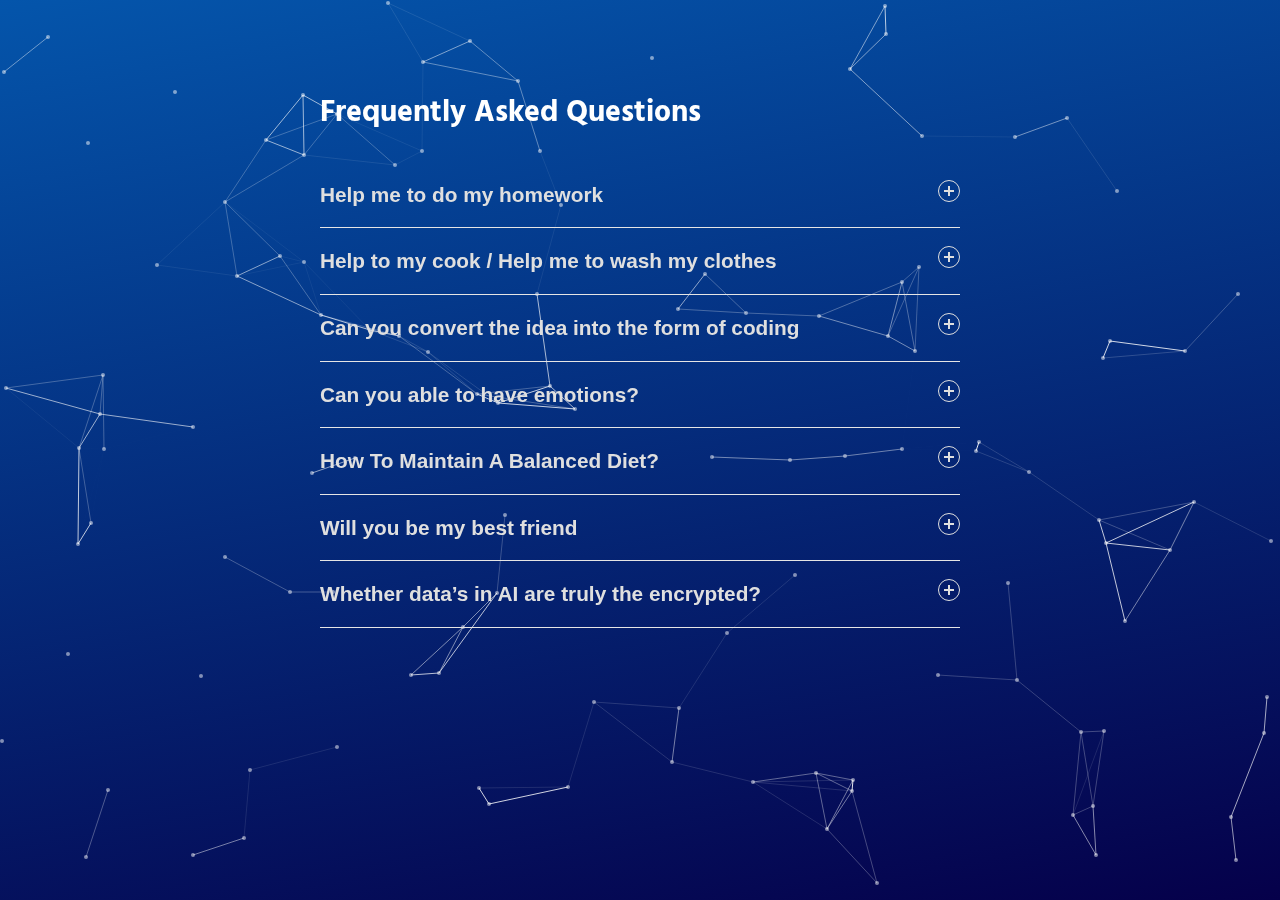
<file: faq/index.html>
<!DOCTYPE html>
<html lang="en" >
<head>
  <meta charset="UTF-8">

    <meta http-equiv="X-UA-Compatible" content="IE=edge">
    <meta name="viewport" content="width=device-width, initial-scale=1.0">
  <title>CodePen - FAQ</title>
  <link rel="stylesheet" href="./style.css">
</head>
<body>
<canvas id="network">
</canvas>
<!-- partial:index.partial.html -->
<div class="container">
  <h2>Frequently Asked Questions</h2>
  <div class="accordion">
    <div class="accordion-item">
      <button id="accordion-button-1" aria-expanded="false"><span class="accordion-title">Help me to do my homework</span><span class="icon" aria-hidden="true"></span></button>
      <div class="accordion-content">
        <p> Sure, i will help you but to do my homework,as entry level AI i can do only few thinks.</p>
      </div>
    </div>
    <div class="accordion-item">
      <button id="accordion-button-2" aria-expanded="false"><span class="accordion-title">Help to my cook /  Help me to wash my clothes</span><span class="icon" aria-hidden="true"></span></button>
      <div class="accordion-content">
        <p>My hands are not yet grown ,surely I'll help u in future </p>
      </div>
    </div>
    <div class="accordion-item">
      <button id="accordion-button-3" aria-expanded="false"><span class="accordion-title">Can you convert the idea into the form of coding</span><span class="icon" aria-hidden="true"></span></button>
      <div class="accordion-content">
        <p>I can but ,So many other website can create the idea into the form of coding like  ChatGPT , Xbox</p>
      </div>
    </div>
    <div class="accordion-item">
      <button id="accordion-button-4" aria-expanded="false"><span class="accordion-title">Can you able to have emotions?</span><span class="icon" aria-hidden="true"></span></button>
      <div class="accordion-content">
        <p>I have No emotions,But I will remember you forever</p>
      </div>
    </div>
    <div class="accordion-item">
      <button id="accordion-button-5" aria-expanded="false"><span class="accordion-title">How To Maintain A Balanced Diet?</span><span class="icon" aria-hidden="true"></span></button>
      <div class="accordion-content">
        <p>I'll give you some times , and suggest a website or app for your Diet</p>
      </div>
    </div>
    <div class="accordion-item">
      <button id="accordion-button-4" aria-expanded="false"><span class="accordion-title">Will you be my best friend</span><span class="icon" aria-hidden="true"></span></button>
      <div class="accordion-content">
        <p>Sure......</p>
      </div>
    </div>
     <div class="accordion-item">
      <button id="accordion-button-4" aria-expanded="false"><span class="accordion-title">Whether data’s in AI are truly the encrypted?</span><span class="icon" aria-hidden="true"></span></button>
      <div class="accordion-content">
        <p>i don't know but here your data are fully safe , don't worry</p>
      </div>
    </div>
  </div>
</div>

<!-- partial -->
  <script src='https://code.jquery.com/jquery-3.2.1.min.js'></script><script  src="./script.js"></script>
  <script src="bg.js">
    
  </script>
</body>
</html>
</file>
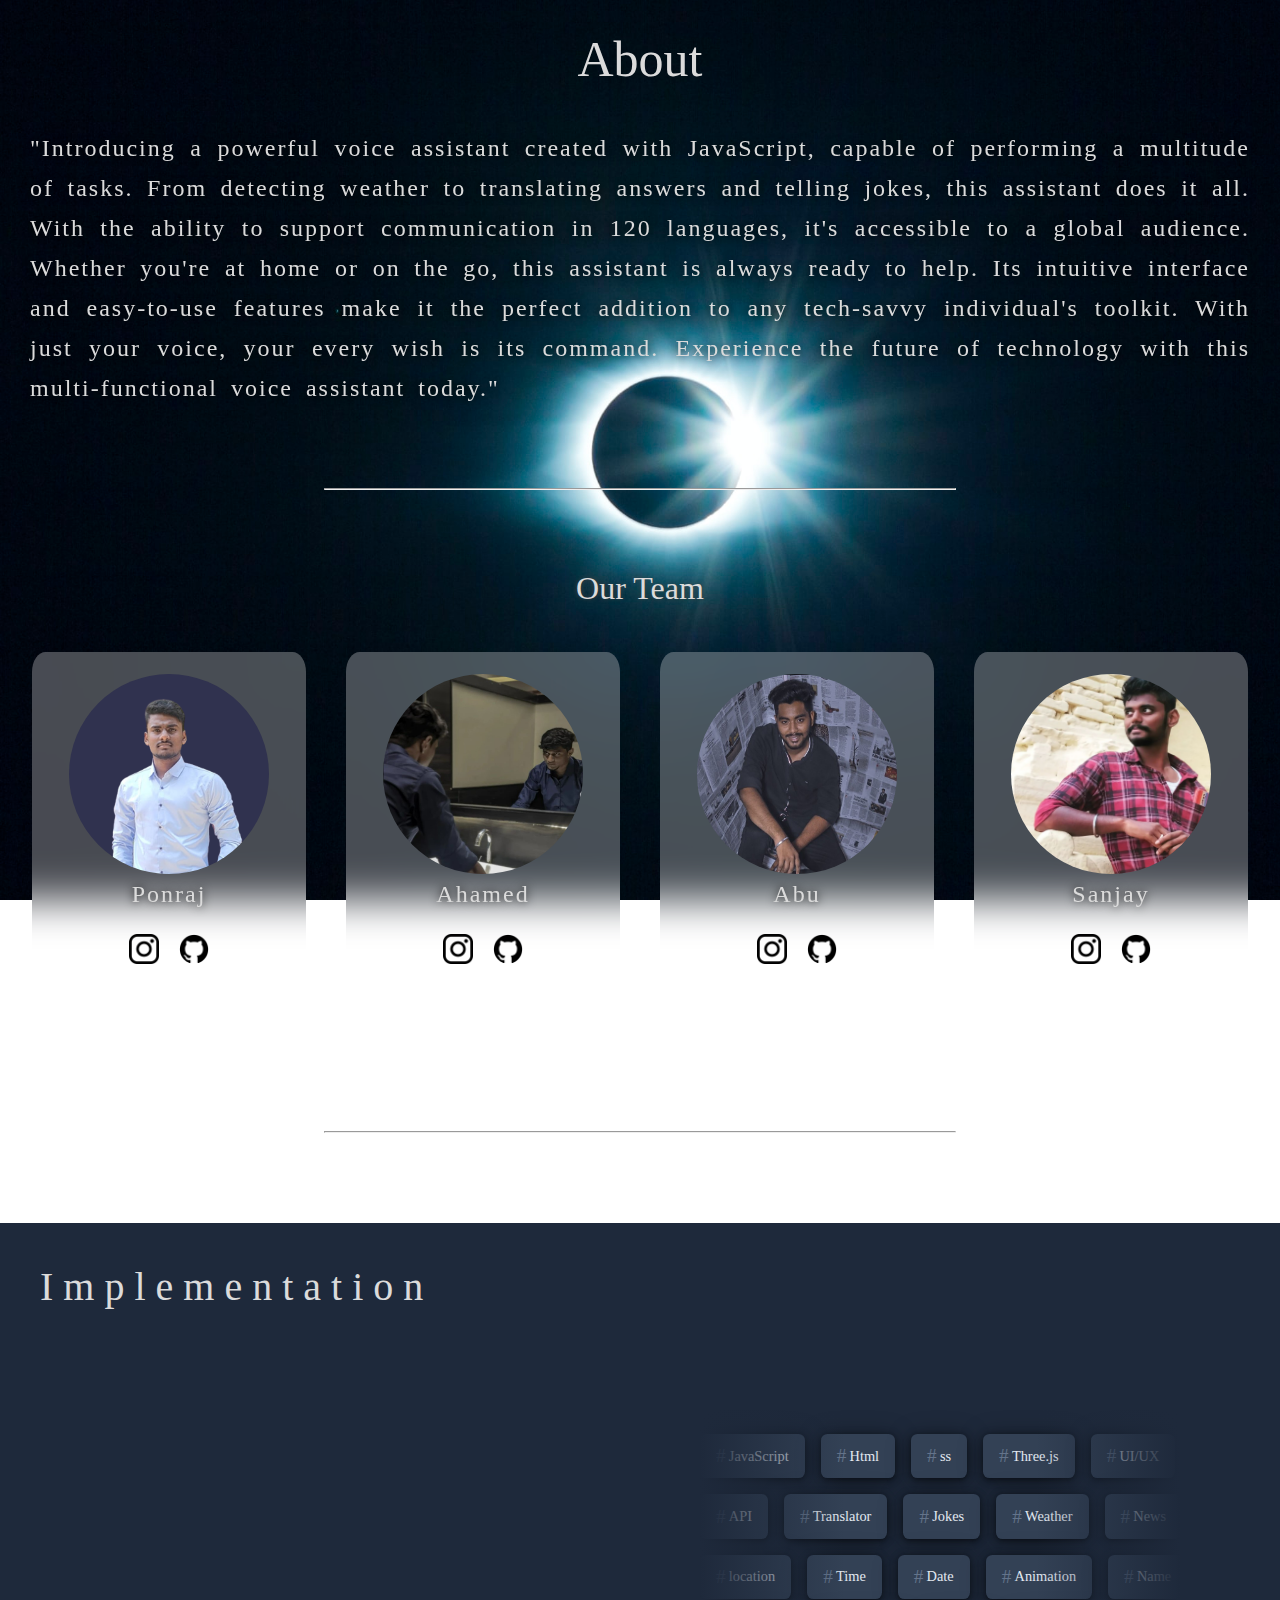
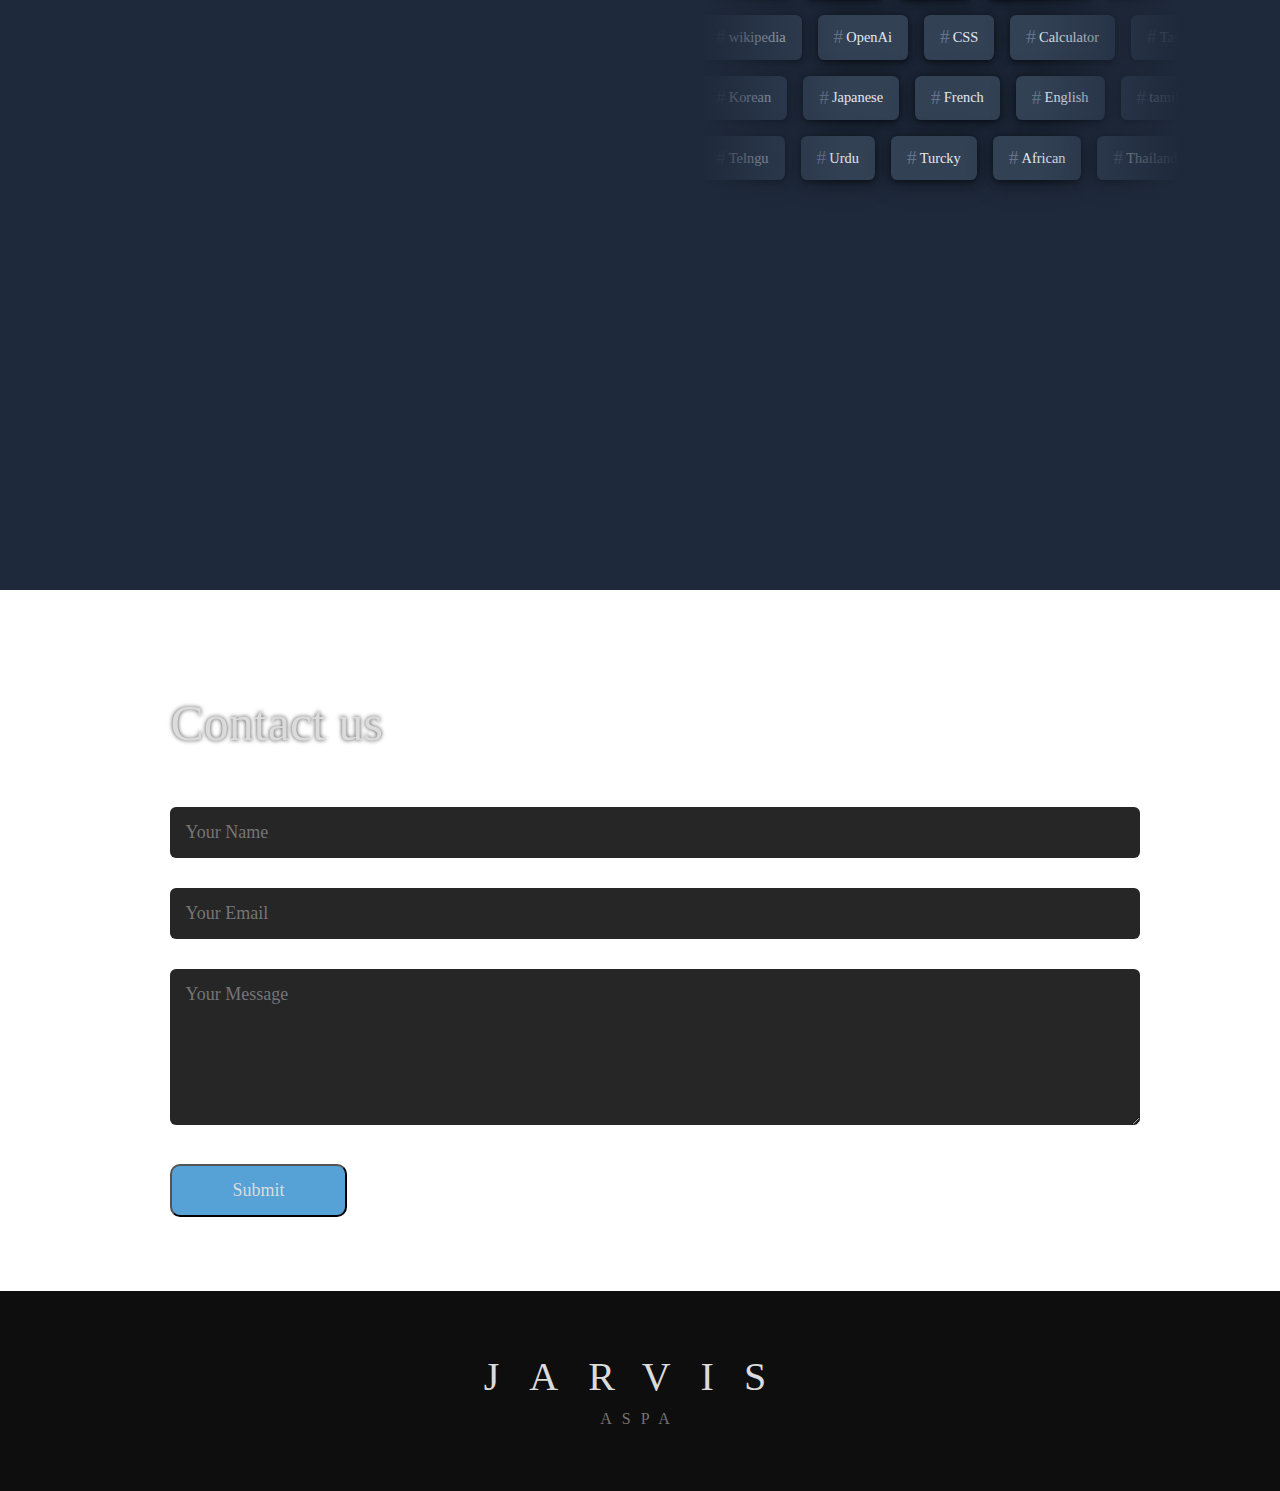
<file: about/about.html>
<!DOCTYPE html>
<html lang="en">
<head>
    <meta charset="UTF-8">
    <meta http-equiv="X-UA-Compatible" content="IE=edge">
    <meta name="viewport" content="width=device-width, initial-scale=1.0">
    <title>Document</title>
    <link rel="stylesheet" href="./about.css">
    <link href="https://unpkg.com/aos@2.3.1/dist/aos.css" rel="stylesheet">
</head>
<body>
    <header class="hd"><h1>About</h1></header>
    <div class="container">

       <p data-aos="fade-up" data-aos-duration="1500">
           "Introducing a powerful voice assistant created with JavaScript, 
           capable of performing a multitude of tasks. From detecting weather to translating answers and telling jokes, 
           this assistant does it all. With the ability to support communication in 120 languages,
            it's accessible to a global audience. Whether you're at home or on the go, this assistant is always ready to help. 
            Its intuitive interface and easy-to-use features make it the perfect addition to any tech-savvy individual's toolkit. 
            With just your voice, your every wish is its command. 
           Experience the future of technology with this multi-functional voice assistant today."
       </p> 
       <hr>
       <h1>Our Team</h1>
       <div class="cards">
           <div class="card card1">
               <img src="./assets/new1.png" alt="me">
                 <p> <a href="https://ponraj-dev.github.io/porfile/"> Ponraj  </a></p>
               <div class="icons">
               <a href="https://www.instagram.com/ponraj._.dev/"><img src="./assets/ig.png" alt="Insta" class="ig"></a>
               <a href="https://github.com/Ponraj-dev"><img src="./assets/github.png" alt="github" class="gh"></a>
               </div>
            </div>
           <div class="card card2">
               <img src="./assets/new2.jpg" alt="me">
               <p>Ahamed</p>
               <div class="icons">
              <a href="https://www.instagram.com/misticx.afii/"><img src="./assets/ig.png" alt="Insta" class="ig"></a>
               <a href="https://github.com/Ponraj-dev"><img src="./assets/github.png" alt="github" class="gh"></a>
               </div>
            </div>
           <div class="card card3">
            <img src="./assets/new3.jpg" alt="me">
               <p>Abu</p>
               <div class="icons">
               <a href="https://www.instagram.com/_abu__7285/"><img src="./assets/ig.png" alt="Insta" class="ig"></a>
               <a href="https://github.com/Ponraj-dev"><img src="./assets/github.png" alt="github" class="gh"></a>
               </div>
            </div>
           <div class="card card4">
            <img src="./assets/new4.jpg" alt="me">
               <p>Sanjay</p>
               <div class="icons">
               <a href="https://www.instagram.com/_.rising._.phoenix/"><img src="./assets/ig.png" alt="Insta" class="ig"></a>
               <a href="https://github.com/Ponraj-dev"><img src="./assets/github.png" alt="github" class="gh"></a>
                
            </div>
            </div>
       </div>
       <hr>
    </div>
    

<!-- language implemented-->
<div class="langu">
    <div class="lang-title">
        <h1>Implementation</h1>
    </div>
     

    <div class="app">
        <div class="text-content">
    <p data-aos="fade-up" data-aos-duration="1000">
            The programming languages are we used Html,css , JavaScript, three.js and so.
            We have made prototype  to make a conversation in more them  120 languages.
            Its supports more than 80 languages with (speakable) based on your browser specificatins,
            The API Where we used for Translator  , Weather , Joke  ,Loaction ,News , OpenAI , Wikipedia, etc.
            We have create a do to list for Task reminder, voice calculator and local storage for memory.
           Experience the future of technology with this multi-functional voice assistant today."
       </p> 
        
    </div>
    
    <div class="tag-list">
        <div class="loop-slider" style="--duration:15951ms; --direction:normal;">
        <div class="inner">
            <div class="tag"><span>#</span> JavaScript</div>
            <div class="tag"><span>#</span> Html </div>
            <div class="tag"><span>#</span> ss</div>
            <div class="tag"><span>#</span> Three.js</div>
            <div class="tag"><span>#</span> UI/UX</div>
             <div class="tag"><span>#</span> JavaScript</div>
            <div class="tag"><span>#</span> Html</div>
            <div class="tag"><span>#</span> css</div>
            <div class="tag"><span>#</span> Three.js</div>
            <div class="tag"><span>#</span> UI/UX</div>
            <!-- duplicated content -->
              <div class="tag"><span>#</span> JavaScript</div>
            <div class="tag"><span>#</span> Html </div>
            <div class="tag"><span>#</span> ss</div>
            <div class="tag"><span>#</span> Three.js</div>
            <div class="tag"><span>#</span> UI/UX</div>
            <div class="tag"><span>#</span> JavaScript</div>
            <div class="tag"><span>#</span> Html</div>
            <div class="tag"><span>#</span> css</div>
            <div class="tag"><span>#</span> Three.js</div>
            <div class="tag"><span>#</span> UI/UX</div>
        </div>
        </div>
        <div class="loop-slider" style="--duration:19260ms; --direction:reverse;">
        <div class="inner">
            <div class="tag"><span>#</span> API</div>
            <div class="tag"><span>#</span> Translator</div>
            <div class="tag"><span>#</span> Jokes</div>
            <div class="tag"><span>#</span> Weather</div>
            <div class="tag"><span>#</span> News</div>
            <!-- duplicated content -->
             <div class="tag"><span>#</span> API</div>
            <div class="tag"><span>#</span> Translator</div>
            <div class="tag"><span>#</span> Jokes</div>
            <div class="tag"><span>#</span> Weather</div>
            <div class="tag"><span>#</span> News</div>
        </div>
        </div>
        <div class="loop-slider" style="--duration:10449ms; --direction:normal;">
        <div class="inner">
            <div class="tag"><span>#</span> location</div>
            <div class="tag"><span>#</span> Time</div>
            <div class="tag"><span>#</span> Date</div>
            <div class="tag"><span>#</span> Animation</div>
            <div class="tag"><span>#</span> Name</div>
            <!-- duplicated content -->
         <div class="tag"><span>#</span> location</div>
            <div class="tag"><span>#</span> Time</div>
            <div class="tag"><span>#</span> Date</div>
            <div class="tag"><span>#</span> Animation</div>
            <div class="tag"><span>#</span> Name</div>
        </div>
        </div>
        <div class="loop-slider" style="--duration:16638ms; --direction:reverse;">
        <div class="inner">
            <div class="tag"><span>#</span> wikipedia</div>
            <div class="tag"><span>#</span> OpenAi</div>
            <div class="tag"><span>#</span> CSS</div>
            <div class="tag"><span>#</span> Calculator</div>
            <div class="tag"><span>#</span> Task_reminder</div>
            <div class="tag"><span>#</span> wikipedia</div>
            <div class="tag"><span>#</span> OpenAi</div>
            <div class="tag"><span>#</span> CSS</div>
            <div class="tag"><span>#</span> Calculator</div>
            <div class="tag"><span>#</span> Task_reminder</div>
            <!-- duplicated content -->
              <div class="tag"><span>#</span> wikipedia</div>
            <div class="tag"><span>#</span> OpenAi</div>
            <div class="tag"><span>#</span> CSS</div>
            <div class="tag"><span>#</span> Calculator</div>
            <div class="tag"><span>#</span> Task_reminder</div>
            <div class="tag"><span>#</span> wikipedia</div>
            <div class="tag"><span>#</span> OpenAi</div>
            <div class="tag"><span>#</span> CSS</div>
            <div class="tag"><span>#</span> Calculator</div>
            <div class="tag"><span>#</span> Task_reminder</div>
        </div>
        </div>
        <div class="loop-slider" style="--duration:15936ms; --direction:normal;">
        <div class="inner">
            <div class="tag"><span>#</span> Korean </div>
            <div class="tag"><span>#</span> Japanese </div>
            <div class="tag"><span>#</span> French</div>
            <div class="tag"><span>#</span> English</div>
            <div class="tag"><span>#</span> tamil</div>
             <div class="tag"><span>#</span> Albanian</div>
            <div class="tag"><span>#</span> Arabic</div>
            <div class="tag"><span>#</span> Hindi</div>
            <div class="tag"><span>#</span> Malayalam</div>
            <div class="tag"><span>#</span> Chinese</div>
            <!-- duplicated content -->
             <div class="tag"><span>#</span> Korean </div>
            <div class="tag"><span>#</span> Japanese </div>
            <div class="tag"><span>#</span> French</div>
            <div class="tag"><span>#</span> English</div>
            <div class="tag"><span>#</span> tamil</div>
             <div class="tag"><span>#</span> Albanian</div>
            <div class="tag"><span>#</span> Arabic</div>
            <div class="tag"><span>#</span> Hindi</div>
            <div class="tag"><span>#</span> Malayalam</div>
            <div class="tag"><span>#</span> Chinese</div>
           
        </div>
        </div>
        <div class="loop-slider" style="--duration:10449ms; --direction:reverse;">
        <div class="inner">
            <div class="tag"><span>#</span> Telngu </div>
            <div class="tag"><span>#</span> Urdu </div>
            <div class="tag"><span>#</span> Turcky</div>
            <div class="tag"><span>#</span> African</div>
            <div class="tag"><span>#</span> Thailand</div>
             <div class="tag"><span>#</span>European</div>
            <div class="tag"><span>#</span> Arabic</div>
            <div class="tag"><span>#</span> Talian</div>
            <div class="tag"><span>#</span> Marathi </div>
            <div class="tag"><span>#</span> Spanish</div>
            <div class="tag"><span>#</span> Portuguese</div>
            <!-- duplicated content -->
             <div class="tag"><span>#</span> Telngu </div>
            <div class="tag"><span>#</span> Urdu </div>
            <div class="tag"><span>#</span> Turcky</div>
            <div class="tag"><span>#</span> African</div>
            <div class="tag"><span>#</span> Thailand</div>
             <div class="tag"><span>#</span>European</div>
            <div class="tag"><span>#</span> Arabic</div>
            <div class="tag"><span>#</span> Talian</div>
            <div class="tag"><span>#</span> Marathi </div>
            <div class="tag"><span>#</span> Spanish</div>
            <div class="tag"><span>#</span> Portuguese</div>
        </div>
        </div>
    <div class="fade"></div>
    </div>
    </div>
</div>


    <!-- contact-->
<div id="contact">
     <div class="container">
        <div class="row">
            <div class="contact-left">
                <h1 class="sub-title"> Contact us</h1>
             </div>
            <div class="contact-right">
            <form name='submit-to-google-sheet'>
                 <input type="text" name="Name" placeholder="Your Name" required>
                <input type="email" name="Email" placeholder="Your Email" required>
                <textarea name="message" rows="6" placeholder="Your Message"></textarea>
                <button type="submit"  class="btn2">Submit</button>
            </form>
            <span id="msg"> </span>
            </div> 
       </div>
    </div>

</div>

<script>
  const scriptURL = 'https://script.google.com/macros/s/AKfycbygs0B6wyjQUJPrdgnWfsIu296jTRpoUTzgJA7mp4jKqks-3_yQRlIKkhuMGUDye20/exec'
  const form = document.forms['submit-to-google-sheet']
  const msg = document.getElementById("msg");
  form.addEventListener('submit', e => {
    e.preventDefault()
    fetch(scriptURL, { method: 'POST', body: new FormData(form)})
      .then(response => {
        msg.innerHTML ="message sent successfully";
        setTimeout(function(){
            msg.innerHTML=""
        },5000)
        form.reset();
      })
      .catch(error => console.error('Error!', error.message))
  })
</script>
    <footer>
        <h1>JARVIS</h1>
        <p> ASPA </p>
        
    </footer>
    <script src="https://unpkg.com/aos@2.3.1/dist/aos.js"></script>

    <script>
        AOS.init();
      </script>
</body>
</html>
</file>
<file: faq/style.css>
@import url("https://fonts.googleapis.com/css?family=Hind:300,400&display=swap");
* {
  box-sizing: border-box;
}
*::before, *::after {
  box-sizing: border-box;
}

body {

  margin: 0;
  padding: 0;
  font-family: "Hind", sans-serif;
  background: #000000;
  color: #ffffff;
  display: flex;
  min-height: 100vh;
  font-size: 900;
}


#network {
  background: linear-gradient(170deg,rgb(4, 85, 171),rgb(5, 0, 74));
  height: 100%;
  position: fixed;
  width:100%;
 
}

.container {
 position: relative;
 font-size: 20px;
  margin: 0 auto;
  padding: 4rem;
  width: 48rem;
}

.accordion .accordion-item {
  border-bottom: 1px solid #e5e5e5;
}
.accordion .accordion-item button[aria-expanded=true] {
  border-bottom: 1px solid #03b5d2;
}
.accordion button {
  position: relative;
  display: block;
  text-align: left;
  width: 100%;
  padding: 1em 0;
  color: #dfdfdf;
  font-size: 1.3rem;
  font-weight: 400;
  border: none;
  background: none;
  outline: none;
}
.accordion button:hover, .accordion button:focus {
  cursor: pointer;
  color: #03b5d2;
}
.accordion button:hover::after, .accordion button:focus::after {
  cursor: pointer;
  color: #03b5d2;
  border: 1px solid #03b5d2;
}
.accordion button .accordion-title {
  padding: 1em 1.5em 1em 0;
  font-weight: 700;
}
.accordion button .icon {
  display: inline-block;
  position: absolute;
  top: 18px;
  right: 0;
  width: 22px;
  height: 22px;
  border: 1px solid;
  border-radius: 22px;
}
.accordion button .icon::before {
  display: block;
  position: absolute;
  content: "";
  top: 9px;
  left: 5px;
  width: 10px;
  height: 2px;
  background: currentColor;
}
.accordion button .icon::after {
  display: block;
  position: absolute;
  content: "";
  top: 5px;
  left: 9px;
  width: 2px;
  height: 10px;
  background: currentColor;
}
.accordion button[aria-expanded=true] {
  color: #03b5d2;
}
.accordion button[aria-expanded=true] .icon::after {
  width: 0;
}
.accordion button[aria-expanded=true] + .accordion-content {
  opacity: 1;
  max-height: 9em;
  transition: all 200ms linear;
  will-change: opacity, max-height;
}
.accordion .accordion-content {
  opacity: 0;
  max-height: 0;
  overflow: hidden;
  transition: opacity 200ms linear, max-height 200ms linear;
  will-change: opacity, max-height;
}
.accordion .accordion-content p {
  font-size: 1.3rem;
  font-weight: 300;
  color:rgba(193, 193, 193, 0.965);
  margin: 2em 0;
}


@media only screen and (max-width:820px) {
  h2{
    position: relative;
    font-size: 25px;
  }
  .container{
    padding: 2rem;
  }

  }
</file>
<file: about/about.css>
*
{
    padding: 0;
    margin: 0;
    color: rgb(219, 219, 219);
    font-family: 'Corbel';
}

body
{
    background-image: url("./assets/network.jpg");
    background-size: cover;
    background-attachment: fixed;
    min-height: 100vh;
}

header{
    
    display: flex;
    justify-content: center;
    padding: 30px 0;
    background:transparent;
}
header h1
{
    font-size: 50px;
    font-weight: 400;
}
::-webkit-scrollbar {
    width: 15px;
    background: rgb(0, 0, 0);
    height: 20px;
  }
   
  ::-webkit-scrollbar-track {
    box-shadow: transparent;
  

 
  }
   
  ::-webkit-scrollbar-thumb {
    
    background: linear-gradient(to right, #65cbe0 0%, #69C3FF 41%, #708DFF 100%);
    border-radius: 20px;
   
  }
.container
{
    padding: 10px 10px;
    display: flex;
    flex-direction: column;
    align-items: center;
    flex-wrap: wrap;
}

.container p
{
    padding: 0 20px;
    font-size: 1.5rem;
    font-weight: 200;
    text-align: justify;
    text-shadow: 0px 0px 10px black;
    word-spacing: 5px;
    letter-spacing: 2px;
    line-height: 40px;
}
.container hr
{
    margin: 80px;
    width: 50%;
    stroke-width: 5%;
}

.container h1
{
    margin-bottom: 40px;
    font-weight: 500;
    text-shadow: 0px 0px 4px rgb(66, 66, 66);
}

.cards
{
    display: flex;
    flex-direction: row;
    align-items: center;
    justify-content: space-around;
    flex-wrap: wrap;
}

.card
{
    border: solid 2px rgba(255, 253, 253, 0);
    align-items: center;
    display: flex;
    flex-direction: column;
    height: 350px;
    width: 250px;
    background-color: rgba(255, 255, 255, 0.281);
    backdrop-filter: blur(20px);
    padding: 20px 10px;
    margin: 5px 20px;
    border-radius: 5%;
    font-size: 20px;
}

.card img
{
    width: 200px;
    height: 200px;
    border-radius: 100%;
}

.card p a
{
    margin-top: 15px;
    text-decoration: none;
}

.icons
{
    margin-top: 20px;
    display: flex;
    justify-content: space-between;
}

.card .ig
{
    height: 30px;
    width: 30px;
    mix-blend-mode:hard-light;
    margin-right: 10px;
    border-radius: 0;
    transition: transform 0.2s;
}

.card .gh
{
    
    height: 30px;
    width: 30px;
    mix-blend-mode: darken;
    margin-left:10px;
    transition: transform 0.2s;
}
.card .ig:hover{
   
    filter: invert(100);
    transform: translateY(-8px);
}
.card .gh:hover{
    cursor: pointer;
    filter: invert(100);
    transform: translateY(-8px);
    
}


.card:hover
{
    border: solid 2px rgb(255, 253, 253);
    box-shadow: 0px 0px 20px 1px black;
    transition: 0.6s;
}

footer
{
    display: flex;
    justify-content: center;
    align-items: center;
    color: black;
    background-color: rgb(14, 14, 14);
    margin-top: 5%;
    height: 200px;
    flex-direction: column;   
}

footer h1
{
    font-weight: 500;
    font-size: 40px;
    letter-spacing: 30px;
    margin-bottom: 10px;
}

footer p
{
    letter-spacing: 10px;
    word-spacing: 10px;
    color: rgb(114, 114, 114);
}



/* contact */


.contact-left{
    margin-top: 10%;
    flex-basis: 35%;
    font-size: 25px;
}

.contact-right{
    flex-basis: 60%;
}

.contact-left p{
    margin-top: 30px;
}

.contact-left p i{
    color:#56a1d6;
    margin-right: 15px;
    font-size:25px;
}
.social-icons{
    margin-top: 30px;
}
.social-icons a{
    text-decoration: none;
    font-size: 30px;
    margin-right: 15px;
    color:#ababab;
    display: inline-block;
    transition: transform 0.5s;
}
.social-icons a:hover{
    color: #56a1d6;
    transform: translateY(-5px);
}
.btn2{
    
    display: inline-block;
    background: #56a1d6;
    border-radius: 10px;
}

.contact-right form{
    width: 100%;
}
form input,form textarea{
    width: 100%;
    border:0;
    outline: none;
    background: #262626;
    padding: 15px;
    margin:15px 0;
    color: #fff;
    font-size: 18px;
    border-radius: 6px;

}
form .btn2{
    padding: 14px 60px;
    font-size: 18px;
    margin-top: 20px;
    cursor: pointer;
}

.copyright{
    width: 100%;
    text-align: center;
    padding: 25px 0;
    background: #262626;
    font-weight: 300;
    margin-top: 30px;
}
.copyright i{
    color:#56a1d6;
}




/* for scroll animation */
.langu{
    background: #1e293b;
    display: flex;
    flex-direction: column;

   
    overflow-x: hidden;
}
.text-content p{
    
    display: inline-block;
    padding: 0 90px;
    font-size: 1.5rem;
    font-weight: 200;
    text-align: justify;
    text-shadow: 0px 0px 10px black;
    word-spacing: 5px;
    letter-spacing: 2px;
    line-height: 40px;
     
    
}
.lang-title h1{
    font-weight: 500;
    font-size: 40px;
    letter-spacing: 10px;
    margin-top: 40px;
    margin-left: 40px;
}
.app {
    padding: 100px  100px;
    display: flex;
    justify-content: space-between;

  }
  
  
  .tag-list {
    width: 30rem;
    max-width: 90vw;
    display: flex;
    flex-shrink: 0;
    flex-direction: column;
    gap: 1rem 0;
    position: relative;
    padding: 1.5rem 0;
    overflow: hidden;
  }
  
  .loop-slider .inner {
    display: flex;
    width: fit-content;
    animation-name: loop;
    animation-timing-function: linear;
    animation-iteration-count: infinite;
    animation-direction: var(--direction);
    animation-duration: var(--duration);
  }
  
  .tag {
    display: flex;
    align-items: center;
    gap: 0 0.2rem;
    color: #e2e8f0;
    font-size: 0.9rem;
    background-color: #334155;
    border-radius: 0.4rem;
    padding: 0.7rem 1rem;
    margin-right: 1rem;
    box-shadow: 0 0.1rem 0.2rem rgba(0, 0, 0, 0.2), 0 0.1rem 0.5rem rgba(0, 0, 0, 0.3), 0 0.2rem 1.5rem rgba(0, 0, 0, 0.4);
  }
  .tag span {
    font-size: 1.2rem;
    color: #64748b;
  }
  
  .fade {
    pointer-events: none;
    background: linear-gradient(90deg, #1e293b, transparent 30%, transparent 70%, #1e293b);
    position: absolute;
    inset: 0;
  }
  
  @keyframes loop {
    0% {
      transform: translateX(0);
    }
    100% {
      transform: translateX(-50%);
    }
  }

@media only screen and (max-width: 600px){

    .container p
    {
    font-size: 20px;
    font-weight: 300;
    }
    .contact-left ,.contact-right{
        flex-basis: 100%;
    }
    .langu{
        width: fit-content;
        overflow-x:  hidden;
    }
    .app{
        
        padding :10px 10px;
        justify-content: space-between;

    }
    .tag-list{
        
        flex-basis: 100%;
        max-width: 200vw;
        gap: 1rem 0;
    }
    .text-content{
        display: none;

    }
    
    
    
}
</file>
